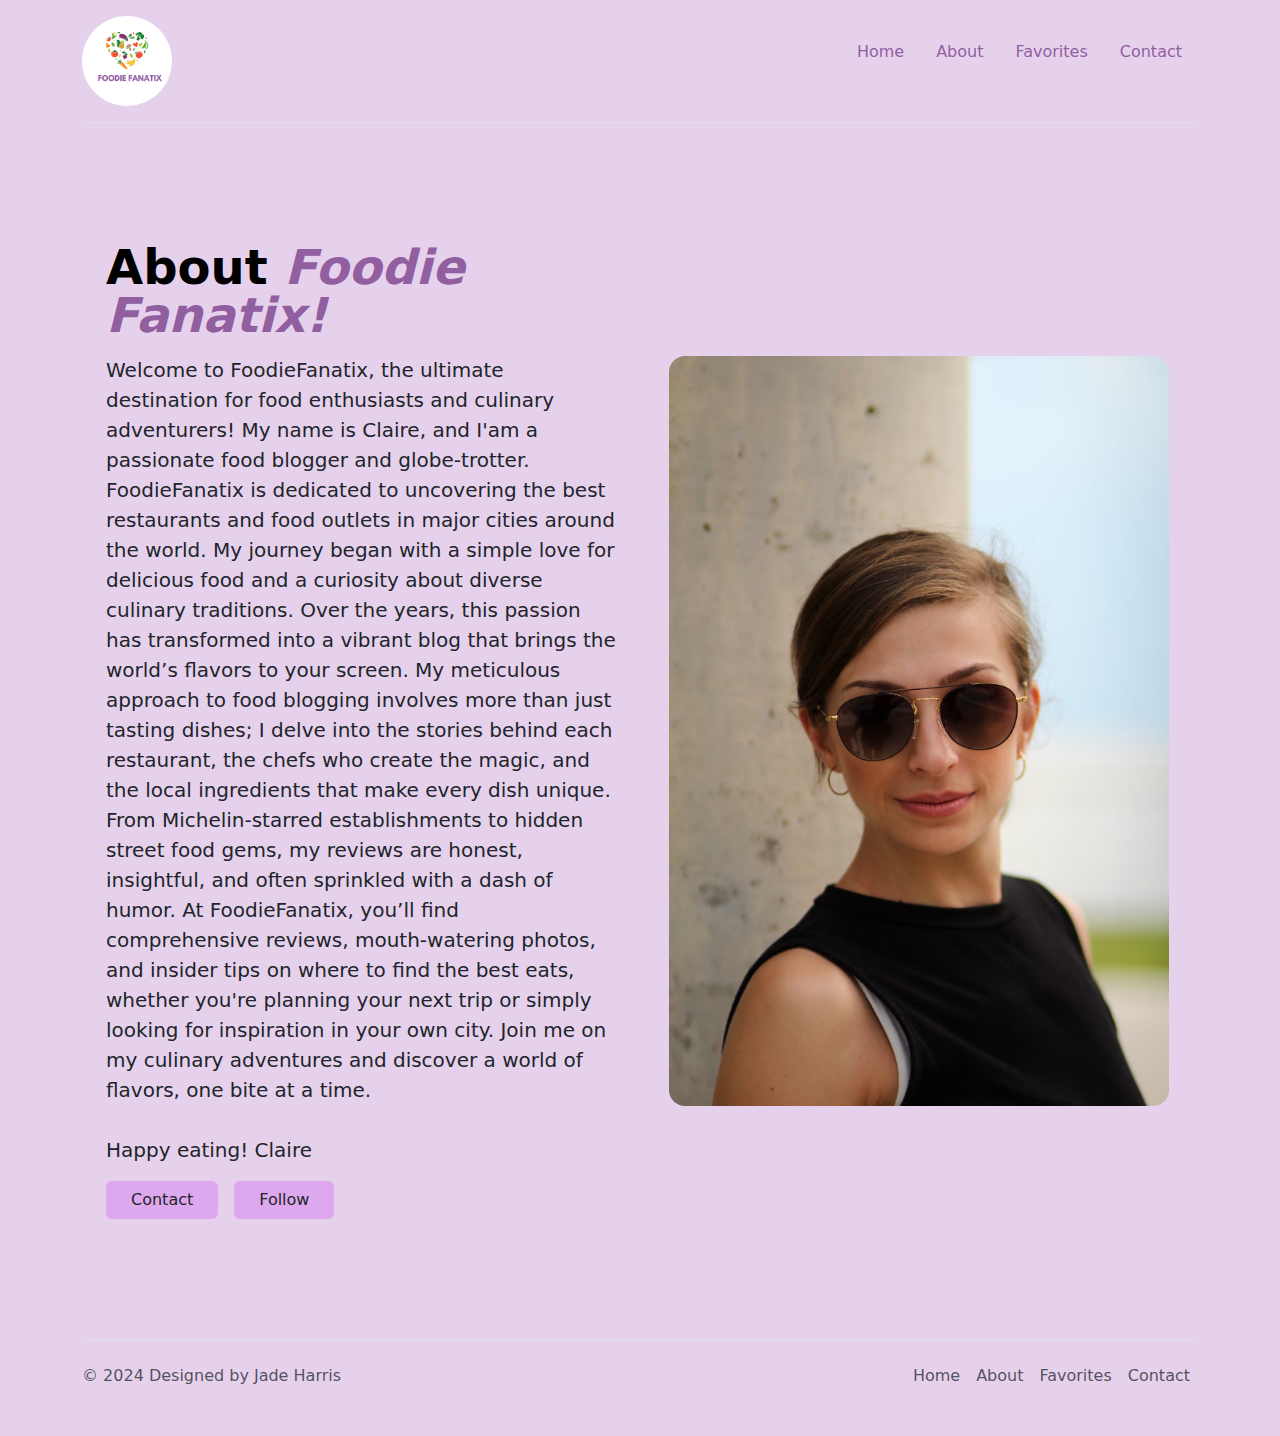
<file: FoodieFanatix/about.html>
<!DOCTYPE html>
<html lang="en">
  <head>
    <meta charset="UTF-8" />
    <meta name="viewport" content="width=device-width, initial-scale=1.0" />
    <title>Foodie Fanatix | About</title>
    <link rel="stylesheet" href="../styles.css" />
    <link
      href="https://cdn.jsdelivr.net/npm/bootstrap@5.3.3/dist/css/bootstrap.min.css"
      rel="stylesheet"
      integrity="sha384-QWTKZyjpPEjISv5WaRU9OFeRpok6YctnYmDr5pNlyT2bRjXh0JMhjY6hW+ALEwIH"
      crossorigin="anonymous"
    />
    <link rel="preconnect" href="https://fonts.googleapis.com" />
    <link rel="preconnect" href="https://fonts.gstatic.com" crossorigin />
    <link
      href="https://fonts.googleapis.com/css2?family=Montserrat:ital,wght@0,100..900;1,100..900&display=swap"
      rel="stylesheet"
    />
    <script
      src="https://cdn.jsdelivr.net/npm/bootstrap@5.3.3/dist/js/bootstrap.bundle.min.js"
      integrity="sha384-YvpcrYf0tY3lHB60NNkmXc5s9fDVZLESaAA55NDzOxhy9GkcIdslK1eN7N6jIeHz"
      crossorigin="anonymous"
    ></script>
  </head>
  <body>
    <div class="container">
      <header
        class="d-flex flex-wrap justify-content-center py-3 mb-4 border-bottom custom-border-bottom"
      >
        <a
          href="../index.html"
          class="d-flex align-items-center mb-3 mb-md-0 me-md-auto link-body-emphasis text-decoration-none"
        >
          <img
            src="../FoodieFanatix/images/logo.png"
            class="rounded-circle"
            width="90px"
            alt="Logo"
          />
        </a>
        <ul class="nav mt-3">
          <li class="nav-item">
            <a href="../index.html" class="nav-link active" aria-current="page"
              >Home</a
            >
          </li>
          <li class="nav-item">
            <a href="./about.html" class="nav-link">About</a>
          </li>
          <li class="nav-item">
            <a href="./favourites.html" class="nav-link">Favorites</a>
          </li>
          <li class="nav-item">
            <a href="./contact.html" class="nav-link">Contact</a>
          </li>
        </ul>
      </header>
      <main>
        <div class="col-xxl-8 px-4 py-5">
          <div class="row flex-lg-row-reverse align-items-center g-5 py-5">
            <div class="col-10 col-sm-8 col-lg-6">
              <img
                src="./images/about-profile.avif"
                class="d-block mx-lg-auto img-fluid rounded-4"
                alt="Photo of woman with sunglasses"
                width="500"
                height="500"
                loading="lazy"
              />
            </div>
            <div class="col-lg-6">
              <h1 class="display-5 fw-bold text-body-emphasis lh-1 mb-3">
                About <span class="title">Foodie Fanatix!</span>
              </h1>
              <p class="lead">
                Welcome to FoodieFanatix, the ultimate destination for food
                enthusiasts and culinary adventurers! My name is Claire, and
                I'am a passionate food blogger and globe-trotter. FoodieFanatix
                is dedicated to uncovering the best restaurants and food outlets
                in major cities around the world. My journey began with a simple
                love for delicious food and a curiosity about diverse culinary
                traditions. Over the years, this passion has transformed into a
                vibrant blog that brings the world’s flavors to your screen. My
                meticulous approach to food blogging involves more than just
                tasting dishes; I delve into the stories behind each restaurant,
                the chefs who create the magic, and the local ingredients that
                make every dish unique. From Michelin-starred establishments to
                hidden street food gems, my reviews are honest, insightful, and
                often sprinkled with a dash of humor. At FoodieFanatix, you’ll
                find comprehensive reviews, mouth-watering photos, and insider
                tips on where to find the best eats, whether you're planning
                your next trip or simply looking for inspiration in your own
                city. Join me on my culinary adventures and discover a world of
                flavors, one bite at a time.
                <br />
                <br />
                Happy eating! Claire
                <br />
              </p>
              <div class="d-grid gap-2 d-md-flex justify-content-md-start">
                <a
                  href="./contact.html"
                  type="button"
                  class="btn btn-md px-4 me-md-2 button"
                >
                  Contact
                </a>
                <button type="button" class="btn btn-md px-4 button">
                  Follow
                </button>
              </div>
            </div>
          </div>
        </div>
      </main>

      <!-- Footer-->

      <footer
        class="d-flex flex-wrap justify-content-between align-items-center py-3 my-4 border-top"
      >
        <p class="col-md-4 mb-0 text-body-secondary">
          &copy; 2024 Designed by Jade Harris
        </p>
        <a
          href="/"
          class="col-md-4 d-flex align-items-center justify-content-center mb-3 mb-md-0 me-md-auto link-body-emphasis text-decoration-none"
        >
          <svg class="bi me-2" width="40" height="32">
            <use xlink:href="#bootstrap" />
          </svg>
        </a>
        <ul class="nav col-md-4 justify-content-end">
          <li class="nav-item">
            <a href="../index.html" class="nav-link px-2 text-body-secondary"
              >Home</a
            >
          </li>
          <li class="nav-item">
            <a href="./about.html" class="nav-link px-2 text-body-secondary"
              >About</a
            >
          </li>
          <li class="nav-item">
            <a
              href="./favourites.html"
              class="nav-link px-2 text-body-secondary"
              >Favorites</a
            >
          </li>
          <li class="nav-item">
            <a href="./contact.html" class="nav-link px-2 text-body-secondary"
              >Contact</a
            >
          </li>
        </ul>
      </footer>
    </div>
  </body>
</html>
</file>
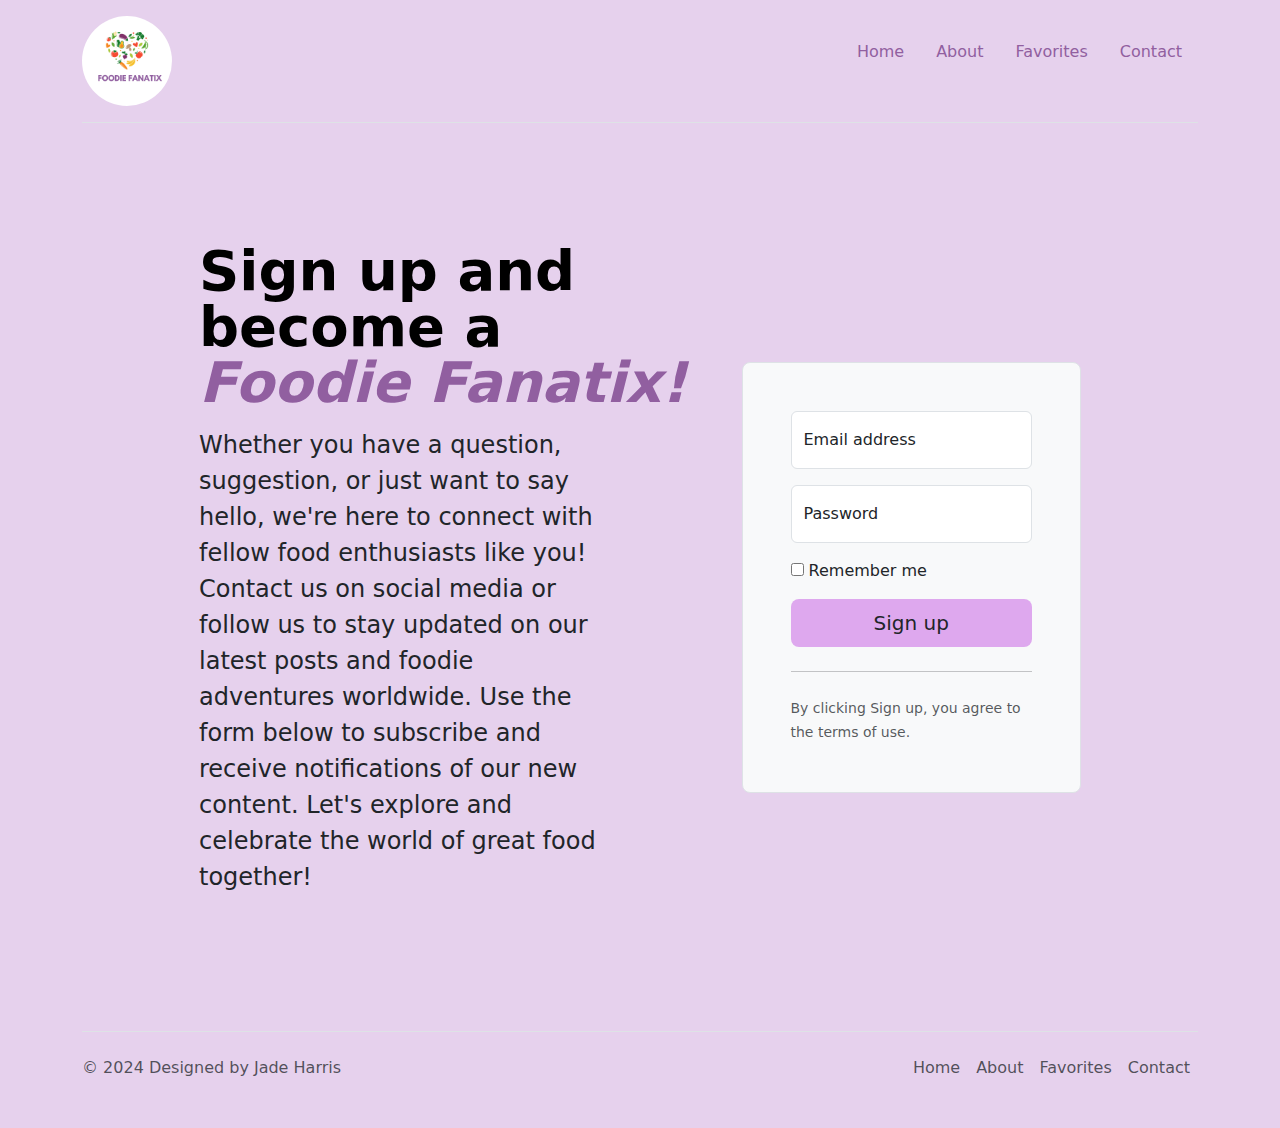
<file: FoodieFanatix/contact.html>
<!DOCTYPE html>
<html lang="en">
  <head>
    <meta charset="UTF-8" />
    <meta name="viewport" content="width=device-width, initial-scale=1.0" />
    <title>Foodie Fanatix | Contact</title>
    <link rel="stylesheet" href="../styles.css" />
    <link
      href="https://cdn.jsdelivr.net/npm/bootstrap@5.3.3/dist/css/bootstrap.min.css"
      rel="stylesheet"
      integrity="sha384-QWTKZyjpPEjISv5WaRU9OFeRpok6YctnYmDr5pNlyT2bRjXh0JMhjY6hW+ALEwIH"
      crossorigin="anonymous"
    />
    <link rel="preconnect" href="https://fonts.googleapis.com" />
    <link rel="preconnect" href="https://fonts.gstatic.com" crossorigin />
    <link
      href="https://fonts.googleapis.com/css2?family=Montserrat:ital,wght@0,100..900;1,100..900&display=swap"
      rel="stylesheet"
    />
    <script
      src="https://cdn.jsdelivr.net/npm/bootstrap@5.3.3/dist/js/bootstrap.bundle.min.js"
      integrity="sha384-YvpcrYf0tY3lHB60NNkmXc5s9fDVZLESaAA55NDzOxhy9GkcIdslK1eN7N6jIeHz"
      crossorigin="anonymous"
    ></script>
  </head>
  <body>
    <div class="container">
      <header
        class="d-flex flex-wrap justify-content-center py-3 mb-4 border-bottom custom-border-bottom"
      >
        <a
          href="../index.html"
          class="d-flex align-items-center mb-3 mb-md-0 me-md-auto link-body-emphasis text-decoration-none"
        >
          <img
            src="../FoodieFanatix/images/logo.png"
            class="rounded-circle"
            width="90px"
            alt="Logo"
          />
        </a>
        <ul class="nav mt-3">
          <li class="nav-item">
            <a href="../index.html" class="nav-link active" aria-current="page"
              >Home</a
            >
          </li>
          <li class="nav-item">
            <a href="./about.html" class="nav-link">About</a>
          </li>
          <li class="nav-item">
            <a href="./favourites.html" class="nav-link">Favorites</a>
          </li>
          <li class="nav-item">
            <a href="./contact.html" class="nav-link">Contact</a>
          </li>
        </ul>
      </header>
      <main>
        <div class="container col-xl-10 col-xxl-8 px-4 py-5">
          <div class="row align-items-center g-lg-5 py-5">
            <div class="col-lg-7 text-center text-lg-start">
              <h1 class="display-4 fw-bold lh-1 text-body-emphasis mb-3">
                Sign up and become a <span class="title">Foodie Fanatix!</span>
              </h1>
              <p class="col-lg-10 fs-4">
                Whether you have a question, suggestion, or just want to say
                hello, we're here to connect with fellow food enthusiasts like
                you! Contact us on social media or follow us to stay updated on
                our latest posts and foodie adventures worldwide. Use the form
                below to subscribe and receive notifications of our new content.
                Let's explore and celebrate the world of great food together!
              </p>
            </div>
            <div class="col-md-10 mx-auto col-lg-5">
              <form class="p-4 p-md-5 border rounded-3 bg-body-tertiary">
                <div class="form-floating mb-3">
                  <input
                    type="email"
                    class="form-control"
                    id="floatingInput"
                    placeholder="name@example.com"
                  />
                  <label for="floatingInput">Email address</label>
                </div>
                <div class="form-floating mb-3">
                  <input
                    type="password"
                    class="form-control"
                    id="floatingPassword"
                    placeholder="Password"
                  />
                  <label for="floatingPassword">Password</label>
                </div>
                <div class="checkbox mb-3">
                  <label>
                    <input type="checkbox" value="remember-me" /> Remember me
                  </label>
                </div>
                <button class="w-100 btn btn-lg button" type="submit">
                  Sign up
                </button>
                <hr class="my-4" />
                <small class="text-body-secondary"
                  >By clicking Sign up, you agree to the terms of use.</small
                >
              </form>
            </div>
          </div>
        </div>
      </main>

      <!-- Footer-->

      <footer
        class="d-flex flex-wrap justify-content-between align-items-center py-3 my-4 border-top"
      >
        <p class="col-md-4 mb-0 text-body-secondary">
          &copy; 2024 Designed by Jade Harris
        </p>
        <a
          href="/"
          class="col-md-4 d-flex align-items-center justify-content-center mb-3 mb-md-0 me-md-auto link-body-emphasis text-decoration-none"
        >
          <svg class="bi me-2" width="40" height="32">
            <use xlink:href="#bootstrap" />
          </svg>
        </a>
        <ul class="nav col-md-4 justify-content-end">
          <li class="nav-item">
            <a href="../index.html" class="nav-link px-2 text-body-secondary"
              >Home</a
            >
          </li>
          <li class="nav-item">
            <a href="./about.html" class="nav-link px-2 text-body-secondary"
              >About</a
            >
          </li>
          <li class="nav-item">
            <a
              href="./favourites.html"
              class="nav-link px-2 text-body-secondary"
              >Favorites</a
            >
          </li>
          <li class="nav-item">
            <a href="./contact.html" class="nav-link px-2 text-body-secondary"
              >Contact</a
            >
          </li>
        </ul>
      </footer>
    </div>
  </body>
</html>
</file>
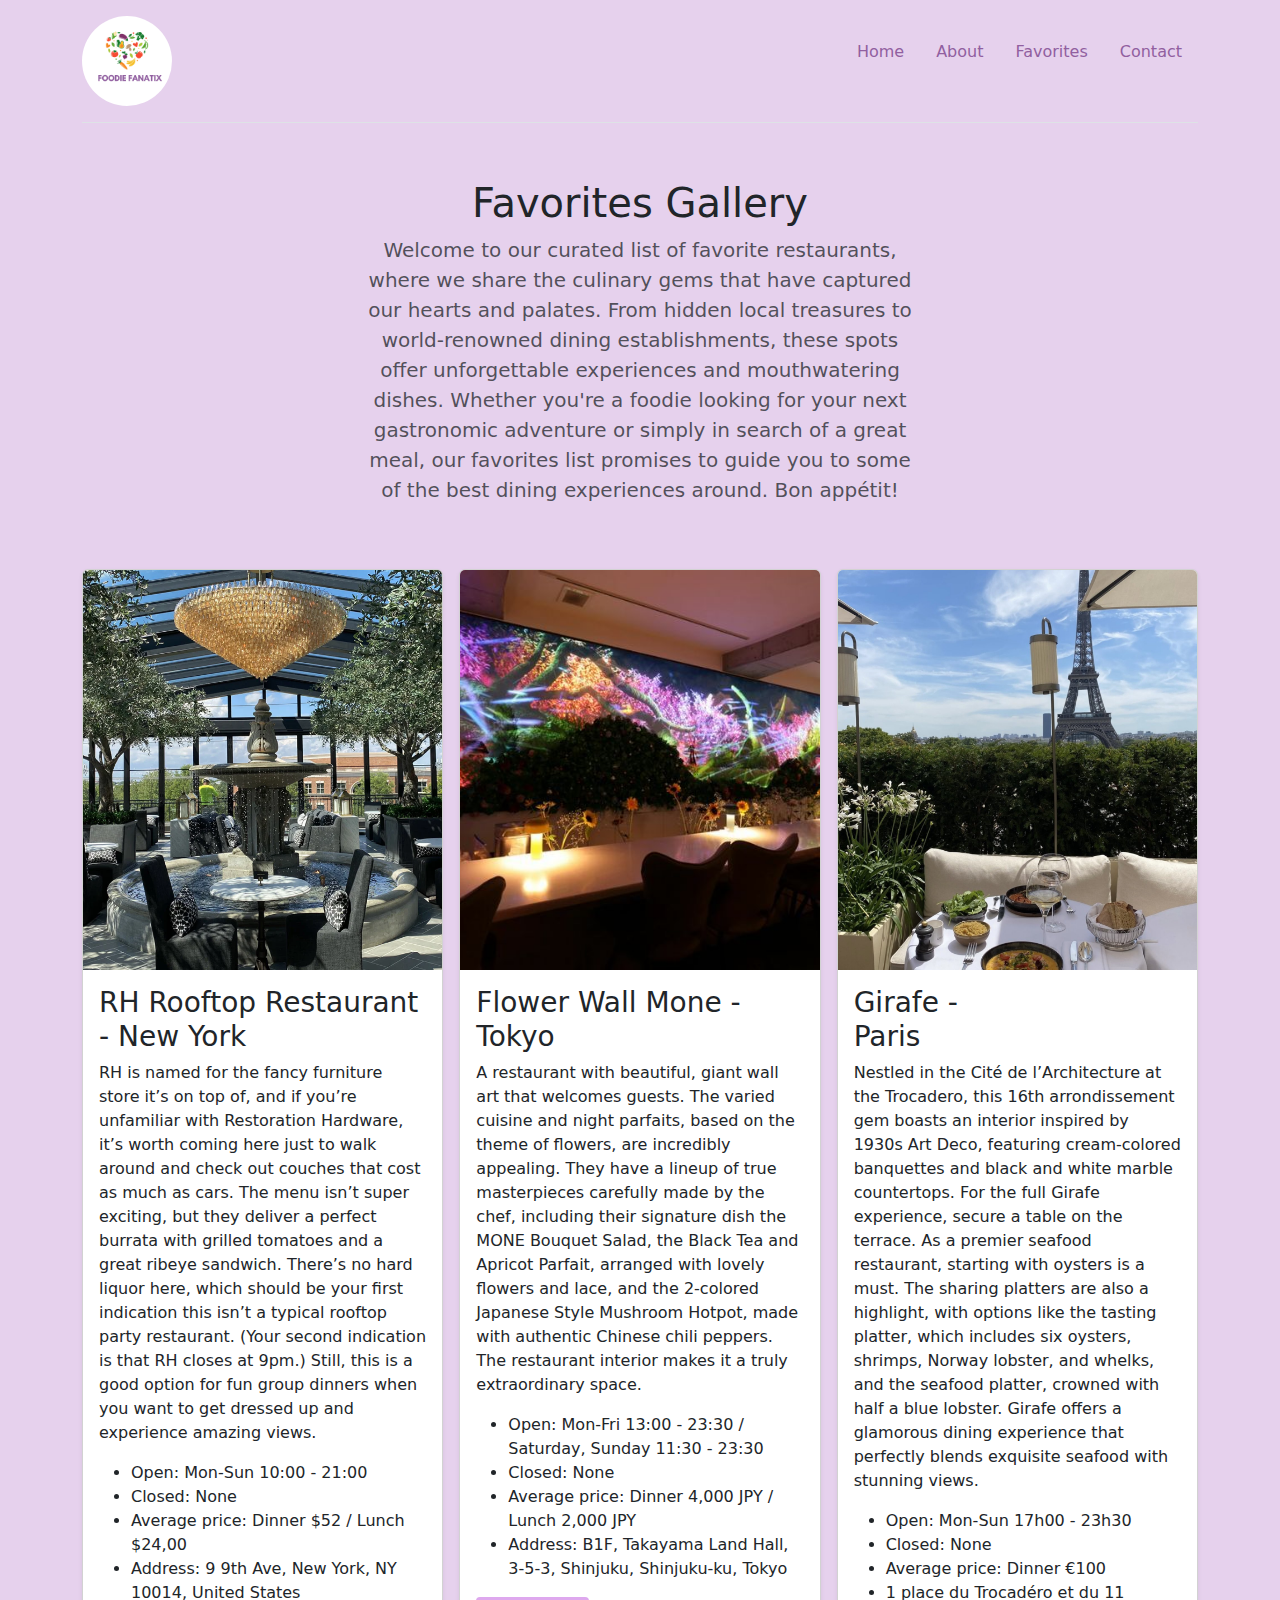
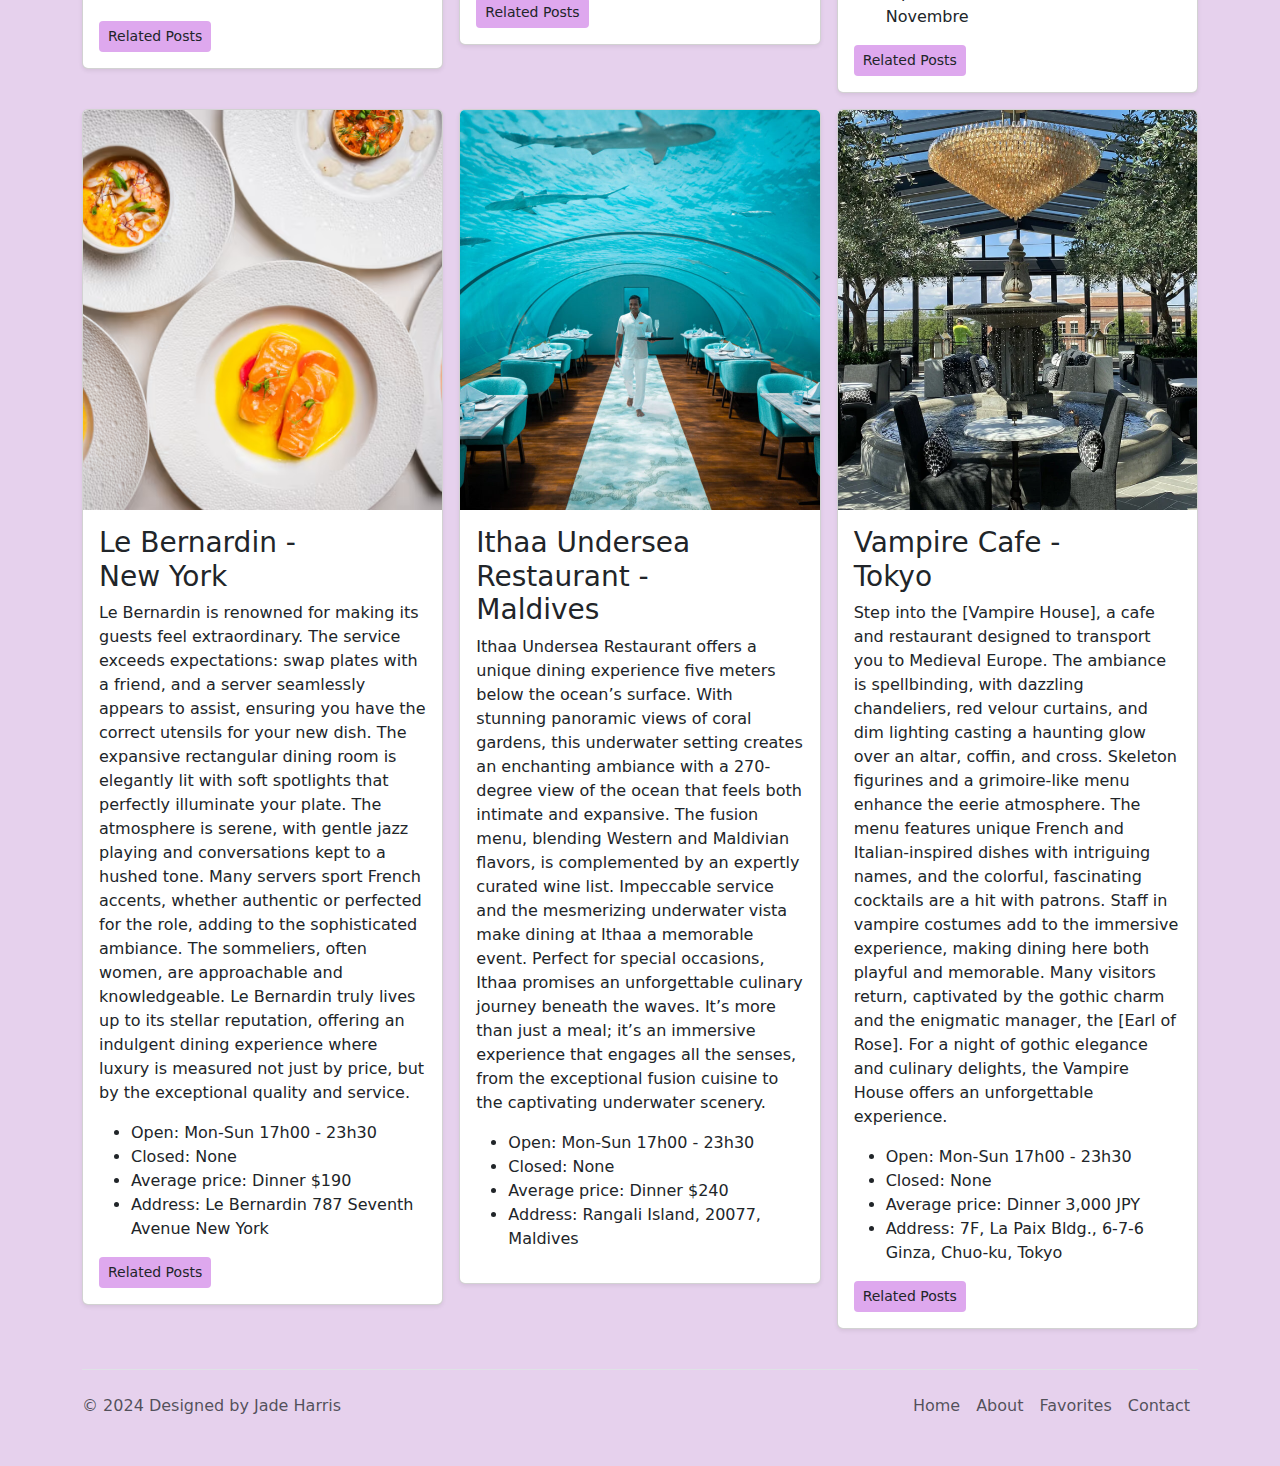
<file: FoodieFanatix/favourites.html>
<!DOCTYPE html>
<html lang="en">
  <head>
    <meta charset="UTF-8" />
    <meta name="viewport" content="width=device-width, initial-scale=1.0" />
    <title>Foodie Fanatix | Favourites</title>
    <link rel="stylesheet" href="../styles.css" />
    <link
      href="https://cdn.jsdelivr.net/npm/bootstrap@5.3.3/dist/css/bootstrap.min.css"
      rel="stylesheet"
      integrity="sha384-QWTKZyjpPEjISv5WaRU9OFeRpok6YctnYmDr5pNlyT2bRjXh0JMhjY6hW+ALEwIH"
      crossorigin="anonymous"
    />
    <link rel="preconnect" href="https://fonts.googleapis.com" />
    <link rel="preconnect" href="https://fonts.gstatic.com" crossorigin />
    <link
      href="https://fonts.googleapis.com/css2?family=Montserrat:ital,wght@0,100..900;1,100..900&display=swap"
      rel="stylesheet"
    />
    <script
      src="https://cdn.jsdelivr.net/npm/bootstrap@5.3.3/dist/js/bootstrap.bundle.min.js"
      integrity="sha384-YvpcrYf0tY3lHB60NNkmXc5s9fDVZLESaAA55NDzOxhy9GkcIdslK1eN7N6jIeHz"
      crossorigin="anonymous"
    ></script>
  </head>
  <body>
    <div class="container">
      <header
        class="d-flex flex-wrap justify-content-center py-3 mb-4 border-bottom custom-border-bottom"
      >
        <a
          href="../index.html"
          class="d-flex align-items-center mb-3 mb-md-0 me-md-auto link-body-emphasis text-decoration-none"
        >
          <img
            src="../FoodieFanatix/images/logo.png"
            class="rounded-circle"
            width="90px"
            alt="Logo"
          />
        </a>
        <ul class="nav mt-3">
          <li class="nav-item">
            <a href="../index.html" class="nav-link active" aria-current="page"
              >Home</a
            >
          </li>
          <li class="nav-item">
            <a href="./about.html" class="nav-link">About</a>
          </li>
          <li class="nav-item">
            <a href="./favourites.html" class="nav-link">Favorites</a>
          </li>
          <li class="nav-item">
            <a href="./contact.html" class="nav-link">Contact</a>
          </li>
        </ul>
      </header>
      <main>
        <!-- Gallery -->

        <section class="py-3 text-center">
          <div class="row py-lg-3">
            <div class="col-lg-6 col-md-8 mx-auto">
              <h1 class="fw-light">Favorites Gallery</h1>
              <p class="lead text-body-secondary">
                Welcome to our curated list of favorite restaurants, where we
                share the culinary gems that have captured our hearts and
                palates. From hidden local treasures to world-renowned dining
                establishments, these spots offer unforgettable experiences and
                mouthwatering dishes. Whether you're a foodie looking for your
                next gastronomic adventure or simply in search of a great meal,
                our favorites list promises to guide you to some of the best
                dining experiences around. Bon appétit!
              </p>
            </div>
          </div>
        </section>

        <div class="album py-3">
          <div class="row row-cols-1 row-cols-sm-2 row-cols-md-3 g-3">
            <!-- card 1 -->

            <div class="col">
              <div class="card shadow-sm">
                <img
                  src="./images/fav-1.webp"
                  class="card-img-top"
                  width="100%"
                  height="225"
                  alt="Photo of venue"
                />

                <div class="card-body">
                  <h3>RH Rooftop Restaurant - New York</h3>
                  <p class="card-text">
                    RH is named for the fancy furniture store it’s on top of,
                    and if you’re unfamiliar with Restoration Hardware, it’s
                    worth coming here just to walk around and check out couches
                    that cost as much as cars. The menu isn’t super exciting,
                    but they deliver a perfect burrata with grilled tomatoes and
                    a great ribeye sandwich. There’s no hard liquor here, which
                    should be your first indication this isn’t a typical rooftop
                    party restaurant. (Your second indication is that RH closes
                    at 9pm.) Still, this is a good option for fun group dinners
                    when you want to get dressed up and experience amazing
                    views.
                  </p>
                  <ul>
                    <li>Open: Mon-Sun 10:00 - 21:00</li>
                    <li>Closed: None</li>
                    <li>Average price: Dinner $52 / Lunch $24,00</li>
                    <li>
                      Address: 9 9th Ave, New York, NY 10014, United States
                    </li>
                  </ul>
                  <a
                    href="./newyork.html"
                    type="button"
                    class="btn btn-sm fav-btn"
                  >
                    Related Posts
                  </a>
                </div>
              </div>
            </div>

            <!-- card 2 -->

            <div class="col">
              <div class="card shadow-sm">
                <img
                  src="./images/fav-2.jpg"
                  class="card-img-top"
                  width="100%"
                  height="225"
                  alt="Photo of venue"
                />
                <div class="card-body">
                  <h3>Flower Wall Mone - Tokyo</h3>
                  <p class="card-text">
                    A restaurant with beautiful, giant wall art that welcomes
                    guests. The varied cuisine and night parfaits, based on the
                    theme of flowers, are incredibly appealing. They have a
                    lineup of true masterpieces carefully made by the chef,
                    including their signature dish the MONE Bouquet Salad, the
                    Black Tea and Apricot Parfait, arranged with lovely flowers
                    and lace, and the 2-colored Japanese Style Mushroom Hotpot,
                    made with authentic Chinese chili peppers. The restaurant
                    interior makes it a truly extraordinary space.
                  </p>
                  <ul>
                    <li>
                      Open: Mon-Fri 13:00 - 23:30 / Saturday, Sunday 11:30 -
                      23:30
                    </li>
                    <li>Closed: None</li>
                    <li>Average price: Dinner 4,000 JPY / Lunch 2,000 JPY</li>
                    <li>
                      Address: B1F, Takayama Land Hall, 3-5-3, Shinjuku,
                      Shinjuku-ku, Tokyo
                    </li>
                  </ul>
                  <a
                    href="./tokyo.html"
                    type="button"
                    class="btn btn-sm fav-btn"
                  >
                    Related Posts
                  </a>
                </div>
              </div>
            </div>

            <!-- card 3 -->

            <div class="col">
              <div class="card shadow-sm">
                <img
                  src="./images/fav-3.jpg"
                  class="card-img-top"
                  width="100%"
                  height="225"
                  alt="Photo of venue"
                />
                <div class="card-body">
                  <h3>
                    Girafe -
                    <br />
                    Paris
                  </h3>
                  <p class="card-text">
                    Nestled in the Cité de l’Architecture at the Trocadero, this
                    16th arrondissement gem boasts an interior inspired by 1930s
                    Art Deco, featuring cream-colored banquettes and black and
                    white marble countertops. For the full Girafe experience,
                    secure a table on the terrace. As a premier seafood
                    restaurant, starting with oysters is a must. The sharing
                    platters are also a highlight, with options like the tasting
                    platter, which includes six oysters, shrimps, Norway
                    lobster, and whelks, and the seafood platter, crowned with
                    half a blue lobster. Girafe offers a glamorous dining
                    experience that perfectly blends exquisite seafood with
                    stunning views.
                  </p>
                  <ul>
                    <li>Open: Mon-Sun 17h00 - 23h30</li>
                    <li>Closed: None</li>
                    <li>Average price: Dinner €100</li>
                    <li>1 place du Trocadéro et du 11 Novembre</li>
                  </ul>
                  <a
                    href="./paris.html"
                    type="button"
                    class="btn btn-sm fav-btn"
                  >
                    Related Posts
                  </a>
                </div>
              </div>
            </div>

            <!-- card 4 -->

            <div class="col">
              <div class="card shadow-sm">
                <img
                  src="./images/fav-4.avif"
                  class="card-img-top"
                  width="100%"
                  height="225"
                  alt="Photo of venue"
                />
                <div class="card-body">
                  <h3>
                    Le Bernardin -
                    <br />
                    New York
                  </h3>
                  <p class="card-text">
                    Le Bernardin is renowned for making its guests feel
                    extraordinary. The service exceeds expectations: swap plates
                    with a friend, and a server seamlessly appears to assist,
                    ensuring you have the correct utensils for your new dish.
                    The expansive rectangular dining room is elegantly lit with
                    soft spotlights that perfectly illuminate your plate. The
                    atmosphere is serene, with gentle jazz playing and
                    conversations kept to a hushed tone. Many servers sport
                    French accents, whether authentic or perfected for the role,
                    adding to the sophisticated ambiance. The sommeliers, often
                    women, are approachable and knowledgeable. Le Bernardin
                    truly lives up to its stellar reputation, offering an
                    indulgent dining experience where luxury is measured not
                    just by price, but by the exceptional quality and service.
                  </p>
                  <ul>
                    <li>Open: Mon-Sun 17h00 - 23h30</li>
                    <li>Closed: None</li>
                    <li>Average price: Dinner $190</li>
                    <li>Address: Le Bernardin 787 Seventh Avenue New York</li>
                  </ul>
                  <a
                    href="./newyork.html"
                    type="button"
                    class="btn btn-sm fav-btn"
                  >
                    Related Posts
                  </a>
                </div>
              </div>
            </div>

            <!-- card 5 -->

            <div class="col">
              <div class="card shadow-sm">
                <img
                  src="./images/fav-5.jpg"
                  class="card-img-top"
                  width="100%"
                  height="225"
                  alt="Photo of venue"
                />
                <div class="card-body">
                  <h3>
                    Ithaa Undersea Restaurant -
                    <br />
                    Maldives
                  </h3>
                  <p class="card-text">
                    Ithaa Undersea Restaurant offers a unique dining experience
                    five meters below the ocean’s surface. With stunning
                    panoramic views of coral gardens, this underwater setting
                    creates an enchanting ambiance with a 270-degree view of the
                    ocean that feels both intimate and expansive. The fusion
                    menu, blending Western and Maldivian flavors, is
                    complemented by an expertly curated wine list. Impeccable
                    service and the mesmerizing underwater vista make dining at
                    Ithaa a memorable event. Perfect for special occasions,
                    Ithaa promises an unforgettable culinary journey beneath the
                    waves. It’s more than just a meal; it’s an immersive
                    experience that engages all the senses, from the exceptional
                    fusion cuisine to the captivating underwater scenery.
                  </p>
                  <ul>
                    <li>Open: Mon-Sun 17h00 - 23h30</li>
                    <li>Closed: None</li>
                    <li>Average price: Dinner $240</li>
                    <li>Address: Rangali Island, 20077, Maldives</li>
                  </ul>
                </div>
              </div>
            </div>

            <!-- card 6 -->

            <div class="col">
              <div class="card shadow-sm">
                <img
                  src="./images/fav-1.webp"
                  class="card-img-top"
                  width="100%"
                  height="225"
                  alt="Photo of venue"
                />
                <div class="card-body">
                  <h3>
                    Vampire Cafe -
                    <br />
                    Tokyo
                  </h3>
                  <p class="card-text">
                    Step into the [Vampire House], a cafe and restaurant
                    designed to transport you to Medieval Europe. The ambiance
                    is spellbinding, with dazzling chandeliers, red velour
                    curtains, and dim lighting casting a haunting glow over an
                    altar, coffin, and cross. Skeleton figurines and a
                    grimoire-like menu enhance the eerie atmosphere. The menu
                    features unique French and Italian-inspired dishes with
                    intriguing names, and the colorful, fascinating cocktails
                    are a hit with patrons. Staff in vampire costumes add to the
                    immersive experience, making dining here both playful and
                    memorable. Many visitors return, captivated by the gothic
                    charm and the enigmatic manager, the [Earl of Rose]. For a
                    night of gothic elegance and culinary delights, the Vampire
                    House offers an unforgettable experience.
                  </p>
                  <ul>
                    <li>Open: Mon-Sun 17h00 - 23h30</li>
                    <li>Closed: None</li>
                    <li>Average price: Dinner 3,000 JPY</li>
                    <li>
                      Address: 7F, La Paix Bldg., 6-7-6 Ginza, Chuo-ku, Tokyo
                    </li>
                  </ul>
                  <a
                    href="./tokyo.html"
                    type="button"
                    class="btn btn-sm fav-btn"
                  >
                    Related Posts
                  </a>
                </div>
              </div>
            </div>
          </div>
        </div>
      </main>

      <!-- Footer-->

      <footer
        class="d-flex flex-wrap justify-content-between align-items-center py-3 my-4 border-top"
      >
        <p class="col-md-4 mb-0 text-body-secondary">
          &copy; 2024 Designed by Jade Harris
        </p>
        <a
          href="/"
          class="col-md-4 d-flex align-items-center justify-content-center mb-3 mb-md-0 me-md-auto link-body-emphasis text-decoration-none"
        >
          <svg class="bi me-2" width="40" height="32">
            <use xlink:href="#bootstrap" />
          </svg>
        </a>
        <ul class="nav col-md-4 justify-content-end">
          <li class="nav-item">
            <a href="../index.html" class="nav-link px-2 text-body-secondary"
              >Home</a
            >
          </li>
          <li class="nav-item">
            <a href="./about.html" class="nav-link px-2 text-body-secondary"
              >About</a
            >
          </li>
          <li class="nav-item">
            <a
              href="./favourites.html"
              class="nav-link px-2 text-body-secondary"
              >Favorites</a
            >
          </li>
          <li class="nav-item">
            <a href="./contact.html" class="nav-link px-2 text-body-secondary"
              >Contact</a
            >
          </li>
        </ul>
      </footer>
    </div>
  </body>
</html>
</file>
<file: styles.css>
:root {
  --primary-color: #915fa0;
  --secondary-color: #e63b77;
  --background-color: #dea8ee;
}

body {
  background-color: #e6d1ed !important;
}

h2,
h4 {
  font-family: "Montserrat", sans-serif;
}

/* Header */

.nav-link {
  color: var(--primary-color) !important;
}

.nav-link:hover {
  color: var(--secondary-color) !important;
}

/* Main title */

.heading-span-1 {
  color: var(--secondary-color);
}

.heading-span-2 {
  color: #eebc0d;
}

.heading-span-3 {
  color: #0f6b55;
}

.title {
  color: var(--primary-color);
  font-style: italic;
}

/* Header cards */

.header-card {
  transition: all 0.4s ease;
}

.header-card:hover {
  opacity: 0.6;
}

.card img {
  min-height: 400px;
  object-fit: cover;
  width: 100%;
}

.card-img-overlay {
  display: flex;
  justify-content: center;
  align-items: end;
}

.card-img-overlay h5 {
  font-weight: 700;
  backdrop-filter: blur(2px);
  padding: 0.3rem;
}

/* Search box */

.form-input {
  background-color: var(--background-color);
  max-width: 80%;
  margin: 0 auto;
}

button.search-btn,
a.search-btn {
  background-color: var(--background-color);
  color: #000;
  padding: 0.5rem 1rem;
  cursor: pointer;
}

button.search-btn:hover,
a.search-btn:hover {
  background-color: var(--primary-color);
}

/* Carousel */

.carousel-item img {
  height: 500px;
  object-fit: cover;
}

/* Categories */

.categories ul {
  list-style-type: none;
  color: var(--primary-color);
  padding: 0;
}

.category-list li a {
  color: var(--primary-color);
}

.category-list li a:hover {
  color: var(--secondary-color) !important;
}

/* Favourites Gallery */

.card-body a.fav-btn,
a.button,
button.button {
  background-color: var(--background-color);
}

.card-body a.fav-btn:hover,
a.button:hover,
button.button:hover {
  background-color: var(--primary-color);
}

/* Media queries */

@media screen and (max-width: 425px) {
  .carousel {
    display: none;
  }
  .form-container {
    display: none !important;
  }
}
</file>
